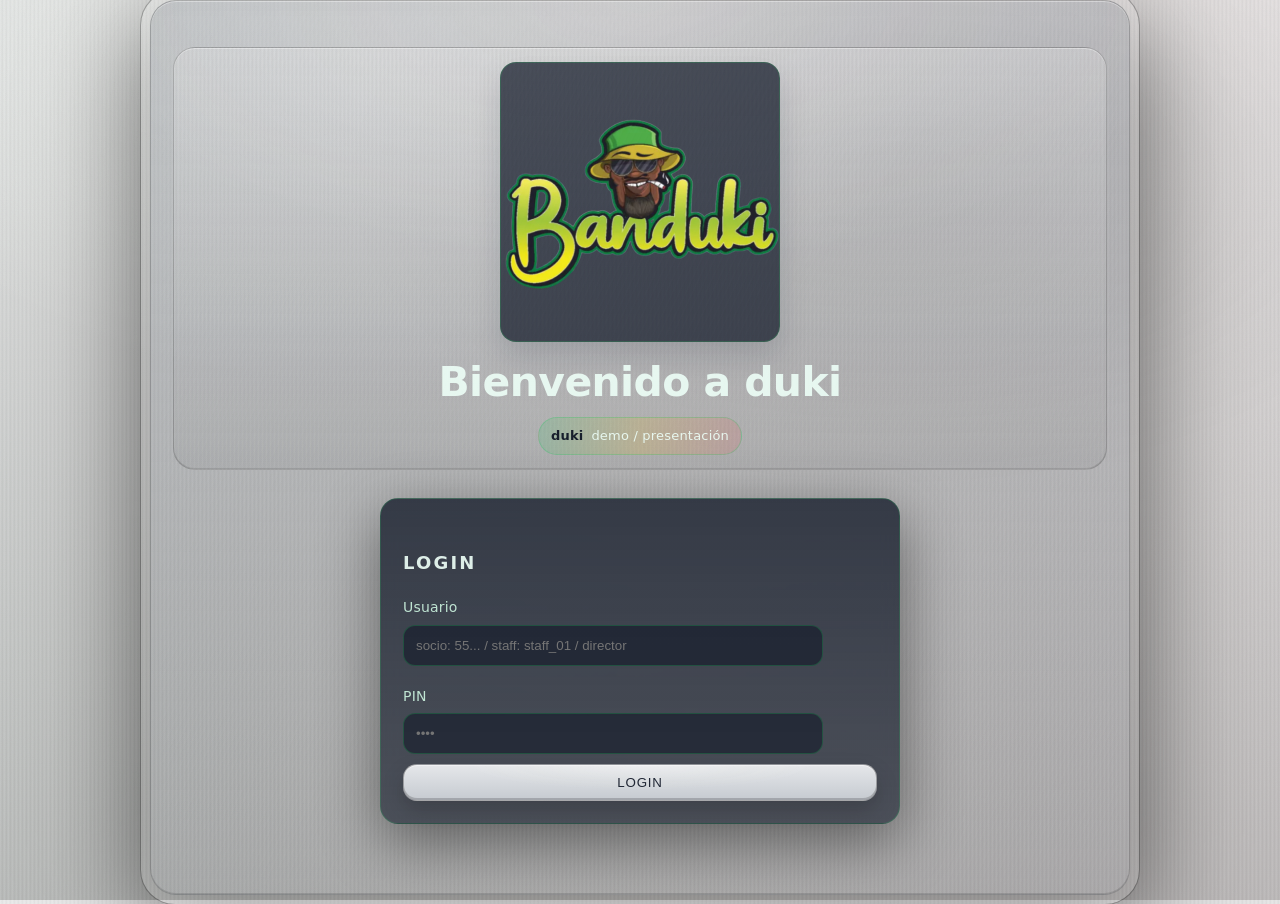
<file: index.html>
<!DOCTYPE html>
<html lang="es">
<head>
  <meta charset="UTF-8" />
  <meta name="viewport" content="width=device-width, initial-scale=1.0" />
  <title>duki</title>
  <meta name="description" content="Duki — demo de presentación (socio, staff y director)." />

  <meta property="og:type" content="website" />
  <meta property="og:title" content="duki" />
  <meta property="og:description" content="Duki — demo de presentación (socio, staff y director)." />
  <meta property="og:image" content="bndk.png" />

  <meta name="twitter:card" content="summary_large_image" />
  <meta name="twitter:title" content="duki" />
  <meta name="twitter:description" content="Duki — demo de presentación (socio, staff y director)." />
  <meta name="twitter:image" content="bndk.png" />

  <link rel="stylesheet" href="brief.css" />
</head>
<body class="calculator">
  <main>
    <header style="text-align: center;">
      <img src="bndk.png" alt="duki" class="logo" style="--logo-size: 280px; margin: 0 auto 18px;" />
      <h1 style="margin-bottom: 12px;">Bienvenido a duki</h1>
      <div class="badge" style="display: inline-flex;"><strong>duki</strong> demo / presentación</div>
    </header>

    <div class="card" style="max-width: 520px; margin: 0 auto;">
      <h2>Login</h2>
      <form id="loginForm" autocomplete="off">
        <label>
          Usuario
          <input id="userInput" name="user" inputmode="text" autocomplete="off" placeholder="socio: 55... / staff: staff_01 / director" />
        </label>
        <label>
          PIN
          <input id="pinInput" name="pin" type="password" inputmode="numeric" autocomplete="off" placeholder="••••" />
        </label>
        <button type="submit" style="width: 100%;">Login</button>
      </form>
      <p id="loginError" style="display:none;"></p>
    </div>
  </main>

  <script>
    const staffUsers = {
      staff_01: { pin: "1111", to: "demo.html" },
      staff_02: { pin: "2222", to: "demo.html" },
    };

    const directorUser = { user: "director", pin: "9999", to: "director.html" };

    function setError(msg) {
      const el = document.querySelector("#loginError");
      if (!msg) {
        el.style.display = "none";
        el.textContent = "";
        return;
      }
      el.style.display = "block";
      el.textContent = msg;
    }

    document.querySelector("#loginForm").addEventListener("submit", (e) => {
      e.preventDefault();
      setError("");

      const user = document.querySelector("#userInput").value.trim();
      const pin = document.querySelector("#pinInput").value.trim();

      if (!user || !pin) {
        setError("Ingresa usuario y PIN.");
        return;
      }

      if (user === directorUser.user && pin === directorUser.pin) {
        window.location.href = directorUser.to;
        return;
      }

      const staff = staffUsers[user];
      if (staff) {
        if (pin !== staff.pin) {
          setError("PIN incorrecto.");
          return;
        }
        window.location.href = staff.to;
        return;
      }

      const isMemberId = /^\d{8,15}$/.test(user);
      if (!isMemberId) {
        setError("Usuario no reconocido. Usa tu número (socio), staff_01/staff_02 o director.");
        return;
      }

      const q = new URLSearchParams({ tap: "1", staff: "mesero_01", station: "station_demo", loc: "sucursal_1" });
      window.location.href = `demo2.html?${q.toString()}`;
    });
  </script>
</body>
</html>
</file>
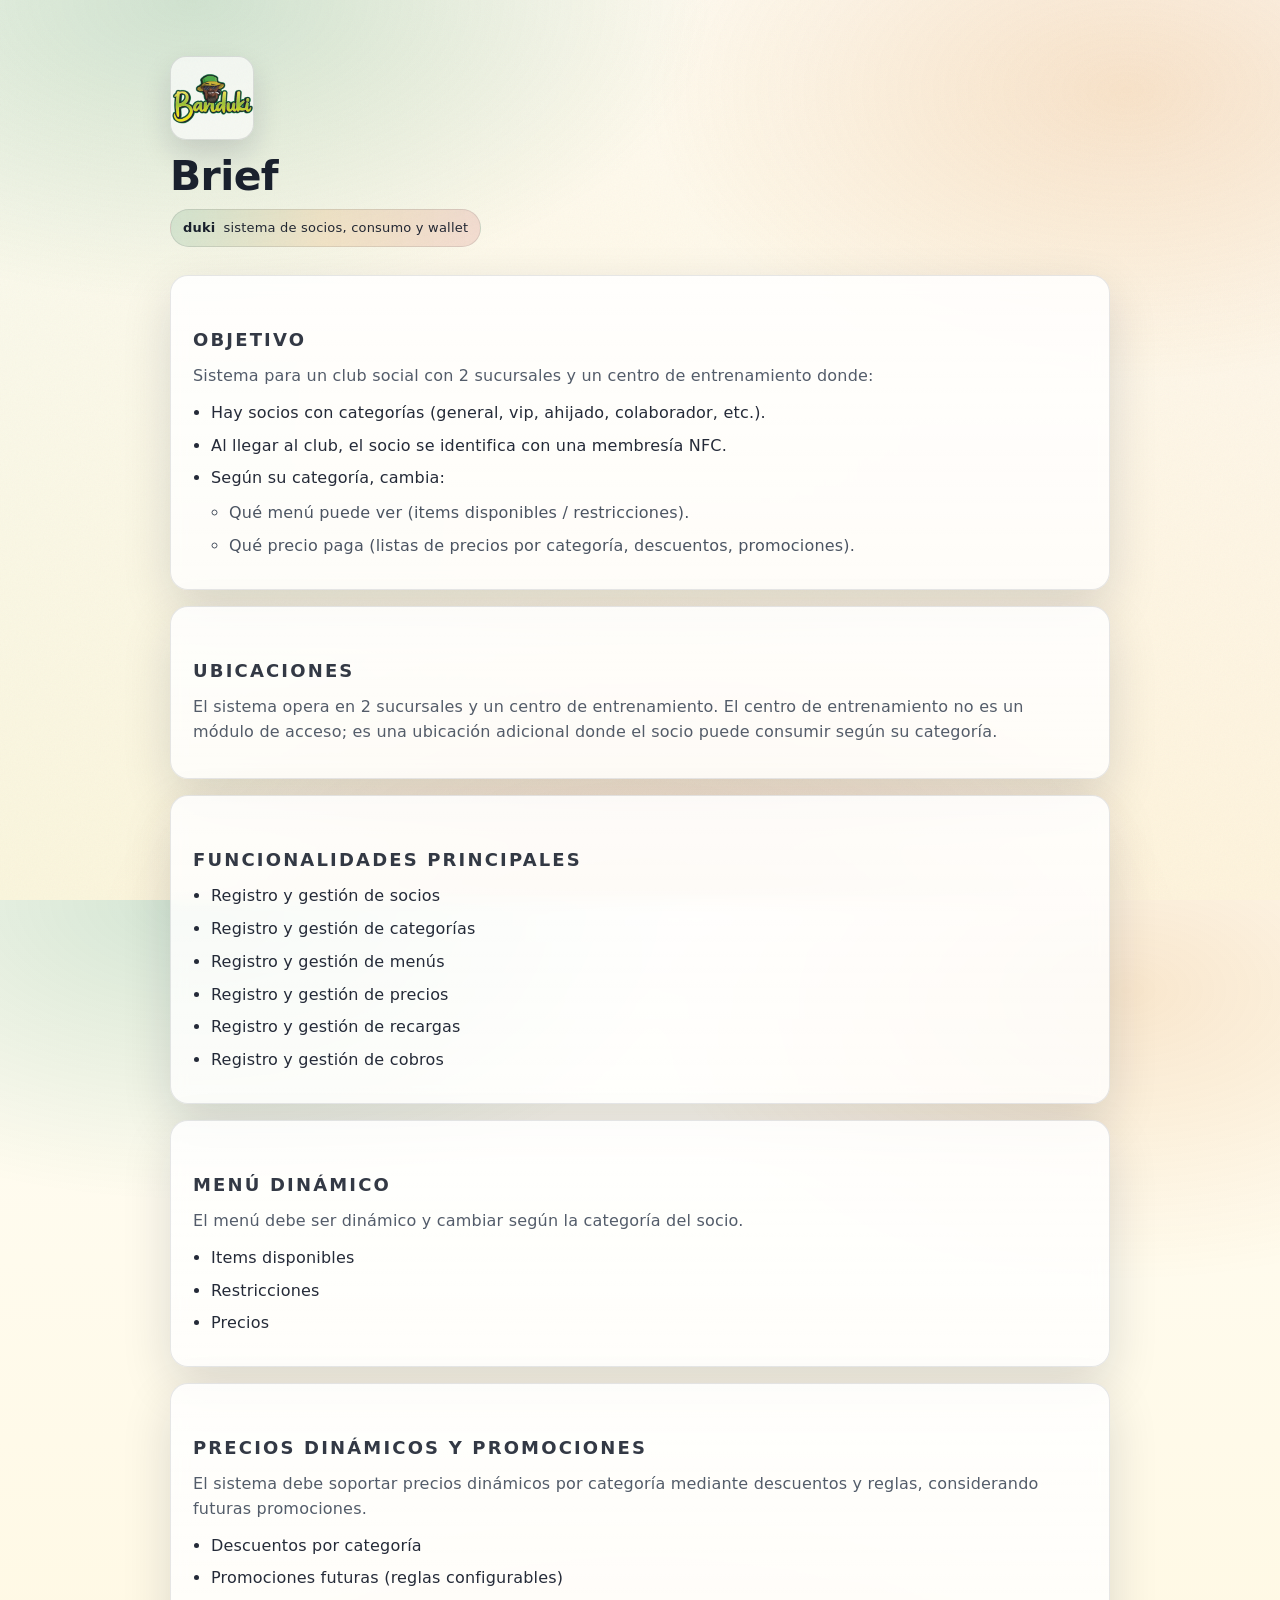
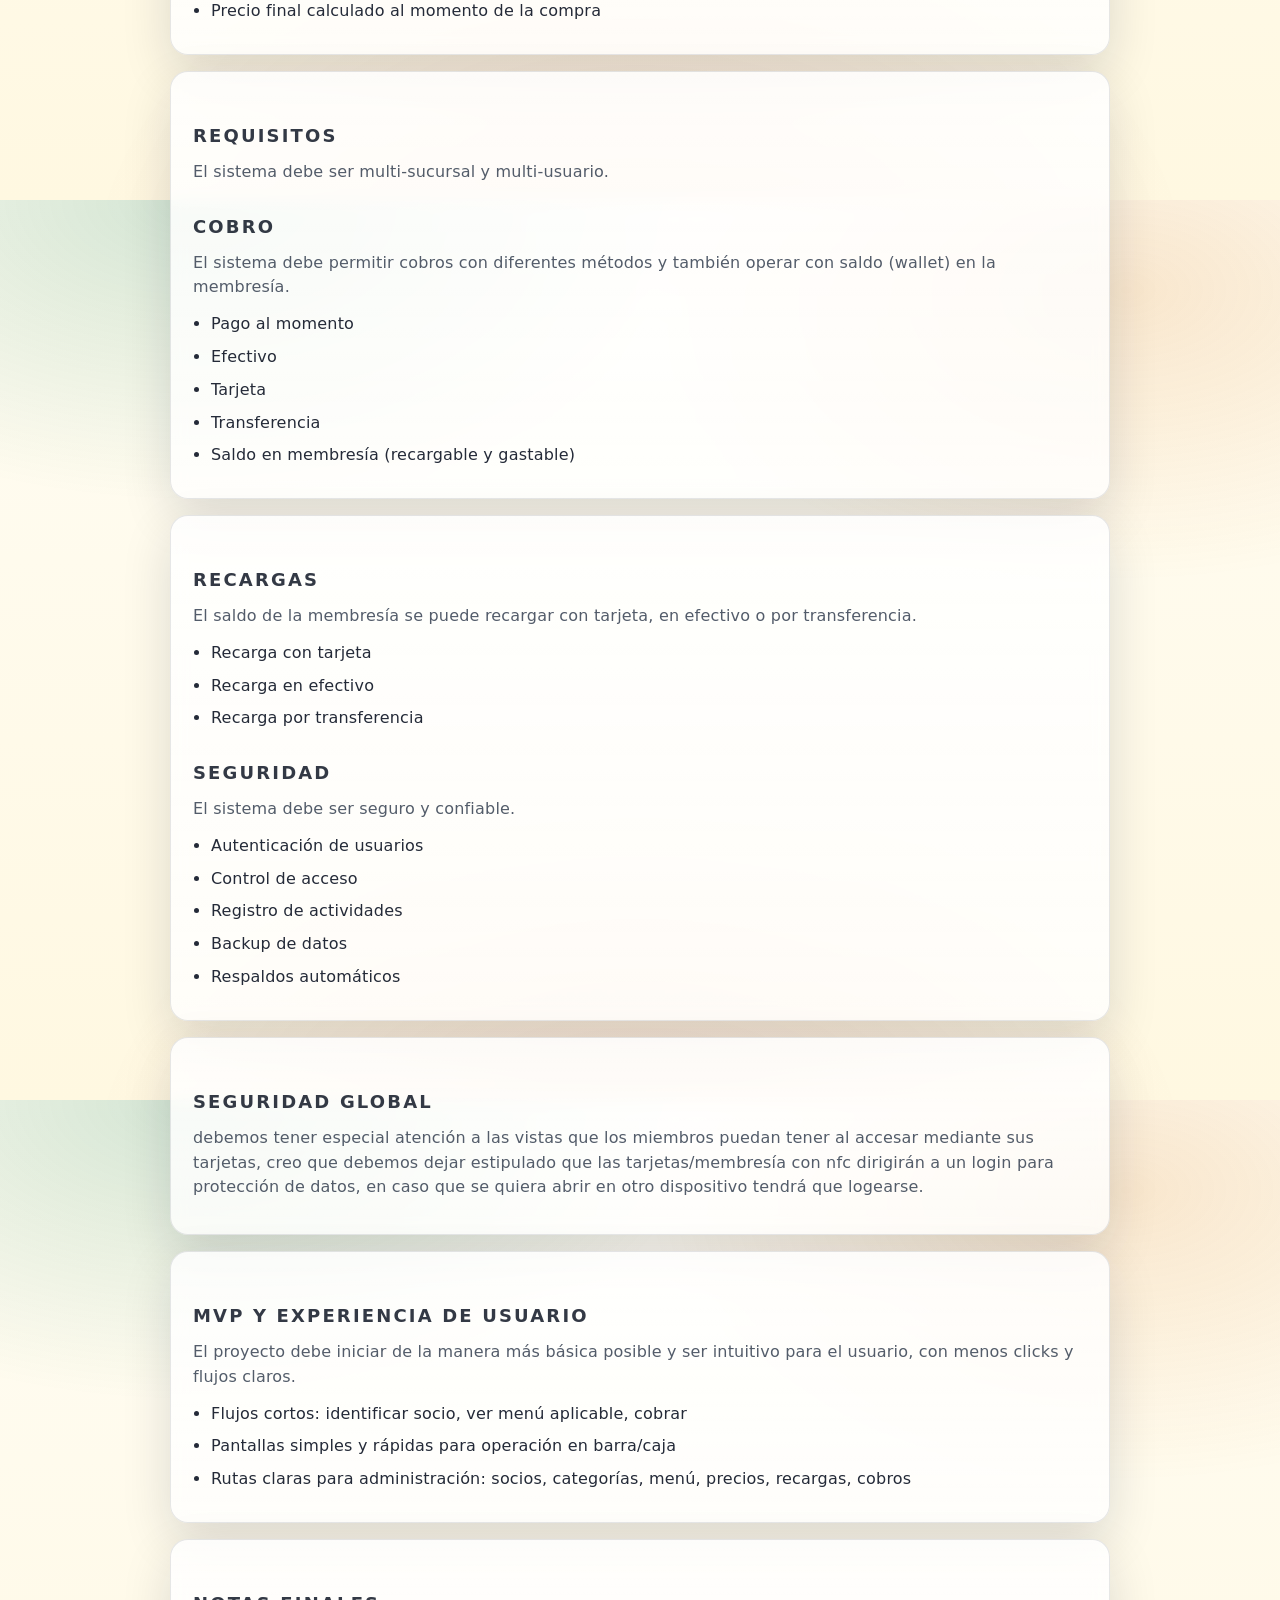
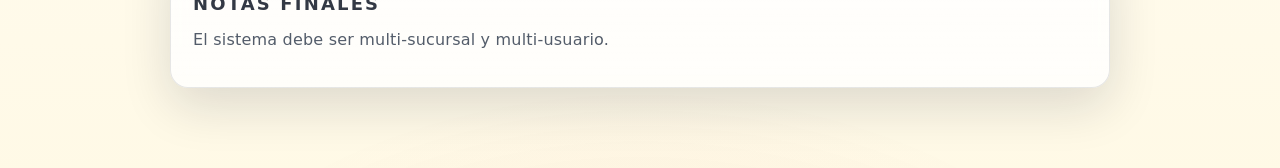
<file: brief.html>
<!DOCTYPE html>
<html lang="es">
<head>
    <meta charset="UTF-8">
    <meta name="viewport" content="width=device-width, initial-scale=1.0">
    <title>Brief</title>
    <link rel="stylesheet" href="brief.css">
</head>
<body>
  

  <main>
   <header>
    <img src="bndk.png" alt="duki" class="logo">
    <h1>Brief</h1>
    <div class="badge"><strong>duki</strong> sistema de socios, consumo y wallet</div>
   </header>

   <div class="card">

   <h2>Objetivo</h2>
   <p>Sistema para un club social con 2 sucursales y un centro de entrenamiento donde:</p>
   <ul>
    <li>Hay socios con categorías (general, vip, ahijado, colaborador, etc.).</li>
    <li>Al llegar al club, el socio se identifica con una membresía NFC.</li>
    <li>Según su categoría, cambia:
        <ul>
            <li>Qué menú puede ver (items disponibles / restricciones).</li>
            <li>Qué precio paga (listas de precios por categoría, descuentos, promociones).</li>
        </ul>
    </li>
    
   </ul>

   </div>

   <div class="card">


   <h2>Ubicaciones</h2>
   <p>El sistema opera en 2 sucursales y un centro de entrenamiento. El centro de entrenamiento no es un módulo de acceso; es una ubicación adicional donde el socio puede consumir según su categoría.</p>

   </div>

   <div class="card">


   <h2>Funcionalidades Principales</h2>
   <ul>
    <li>Registro y gestión de socios</li>
    <li>Registro y gestión de categorías</li>
    <li>Registro y gestión de menús</li>
    <li>Registro y gestión de precios</li>
    <li>Registro y gestión de recargas</li>
    <li>Registro y gestión de cobros</li>
   </ul>

   </div>

   <div class="card">

   <h2>Menú Dinámico</h2>
   <p>El menú debe ser dinámico y cambiar según la categoría del socio.</p>
   <ul>
    <li>Items disponibles</li>
    <li>Restricciones</li>
    <li>Precios</li>

   </ul>

   </div>

   <div class="card">

   <h2>Precios Dinámicos y Promociones</h2>
   <p>El sistema debe soportar precios dinámicos por categoría mediante descuentos y reglas, considerando futuras promociones.</p>
   <ul>
    <li>Descuentos por categoría</li>
    <li>Promociones futuras (reglas configurables)</li>
    <li>Precio final calculado al momento de la compra</li>
   </ul>

   </div>

   <div class="card">


    
   
   <h2>Requisitos</h2>
   <p>El sistema debe ser multi-sucursal y multi-usuario.</p>

   <h2>Cobro</h2>
   <p>El sistema debe permitir cobros con diferentes métodos y también operar con saldo (wallet) en la membresía.</p>
   <ul>
    <li>Pago al momento</li>
    <li>Efectivo</li>
    <li>Tarjeta</li>
    <li>Transferencia</li>
    <li>Saldo en membresía (recargable y gastable)</li>
  


   </ul>

   </div>

   <div class="card">

   <h2>Recargas</h2>
   <p>El saldo de la membresía se puede recargar con tarjeta, en efectivo o por transferencia.</p>
   
   <ul>
    <li>Recarga con tarjeta</li>
    <li>Recarga en efectivo</li>
    <li>Recarga por transferencia</li>
   </ul>
   

   <h2>Seguridad</h2>
   <p>El sistema debe ser seguro y confiable.</p>
   <ul>
    <li>Autenticación de usuarios</li>
    <li>Control de acceso</li>
    <li>Registro de actividades</li>
    <li>Backup de datos</li>
    <li>Respaldos automáticos</li>

   </ul>

   </div>

   <div class="card">

   <h2>Seguridad Global</h2>
   <p>debemos tener especial atención a las vistas que los miembros puedan tener al accesar mediante sus tarjetas, creo que debemos dejar estipulado que las tarjetas/membresía con nfc dirigirán a un login para protección de datos, en caso que se quiera abrir en otro dispositivo tendrá que logearse.</p>

   </div>

   <div class="card">

   <h2>MVP y Experiencia de Usuario</h2>
   <p>El proyecto debe iniciar de la manera más básica posible y ser intuitivo para el usuario, con menos clicks y flujos claros.</p>
   <ul>
    <li>Flujos cortos: identificar socio, ver menú aplicable, cobrar</li>
    <li>Pantallas simples y rápidas para operación en barra/caja</li>
    <li>Rutas claras para administración: socios, categorías, menú, precios, recargas, cobros</li>
   </ul>

   </div>

   <div class="card">

   <h2>Notas Finales</h2>
   <p>El sistema debe ser multi-sucursal y multi-usuario.</p>
    

   </div>

  </main>

</body>
</html>
</file>
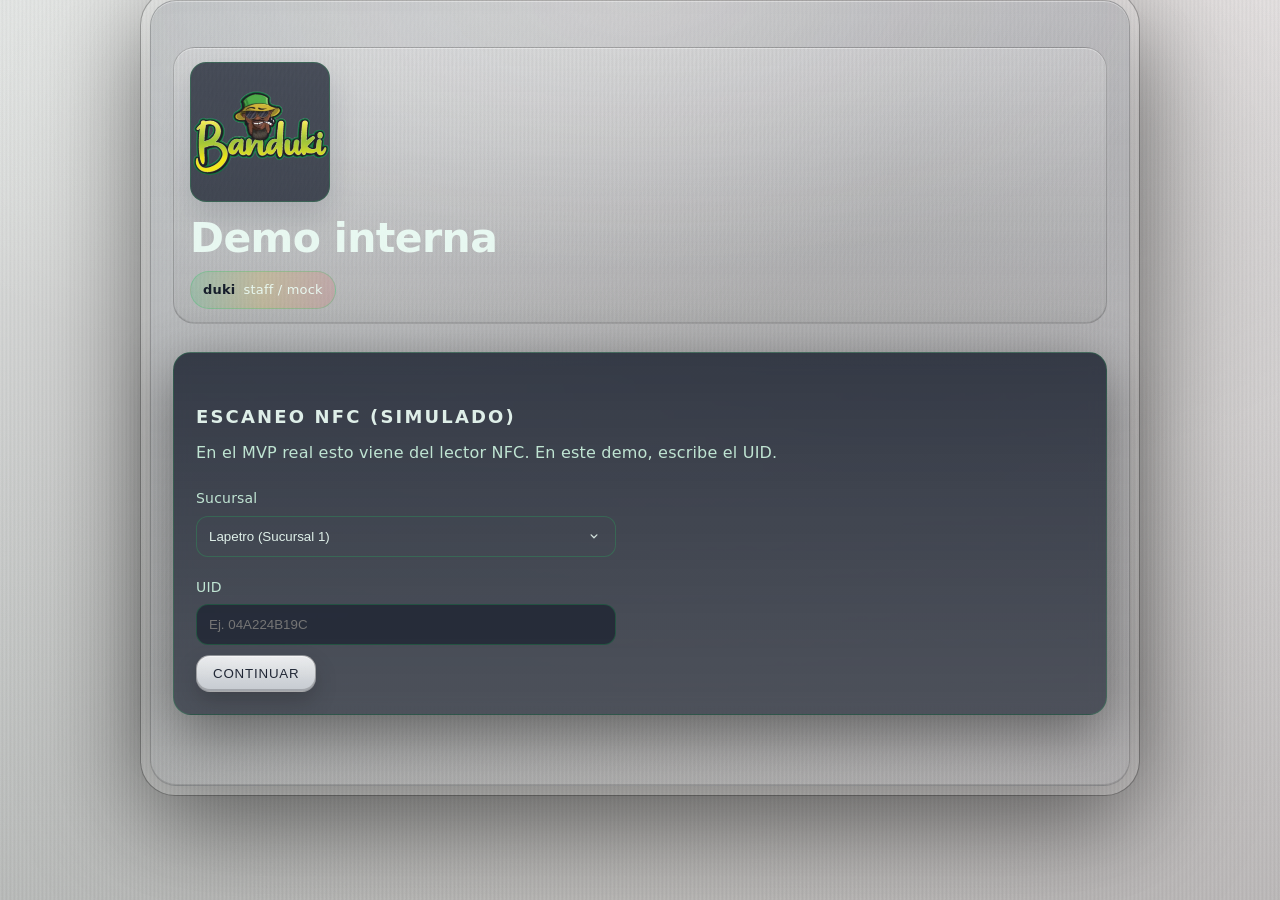
<file: demo.html>
<!DOCTYPE html>
<html lang="es">
<head>
  <meta charset="UTF-8" />
  <meta name="viewport" content="width=device-width, initial-scale=1.0" />
  <title>duki demo</title>
  <link rel="stylesheet" href="brief.css" />
</head>
<body class="calculator">
  <main>
    <header>
      <img src="bndk.png" alt="duki" class="logo" />
      <h1>Demo interna</h1>
      <div class="badge"><strong>duki</strong> staff / mock</div>
    </header>

    <div class="card" id="scanCard">
      <h2>Escaneo NFC (simulado)</h2>
      <p>En el MVP real esto viene del lector NFC. En este demo, escribe el UID.</p>
      <form id="scanForm">
        <label>
          Sucursal
          <select id="locationSelect" name="location">
            <option value="lapetro" selected>Lapetro (Sucursal 1)</option>
            <option value="atasta">Atasta (Sucursal 2)</option>
          </select>
        </label>
        <label>
          UID
          <input id="uidInput" name="uid" autocomplete="off" placeholder="Ej. 04A224B19C" />
        </label>
        <button type="submit">Continuar</button>
      </form>
    </div>

    <div class="card" id="loginCard" hidden>
      <h2>Login del socio</h2>
      <p id="loginHint">Ingresa el PIN del socio para ver su portal.</p>
      <form id="loginForm">
        <label>
          PIN
          <input id="pinInput" name="pin" type="password" inputmode="numeric" autocomplete="off" placeholder="••••" />
        </label>
        <button type="submit">Ingresar</button>
      </form>
      <p id="loginError" style="display:none;"></p>
    </div>

    <div class="card" id="memberCard" hidden>
      <h2>Vista del socio</h2>
      <p id="memberMeta"></p>
      <hr />
      <h2>Menú aplicable</h2>
      <div id="menu"></div>
      <hr />
      <h2>Acciones (demo)</h2>
      <form id="topupForm">
        <label>
          Recarga (MXN)
          <input id="topupAmount" inputmode="decimal" autocomplete="off" placeholder="200" />
        </label>
        <button type="submit">Aplicar recarga</button>
      </form>
      <p id="topupMsg" style="display:none;"></p>
    </div>

  </main>

  <script src="demo.js"></script>
</body>
</html>
</file>
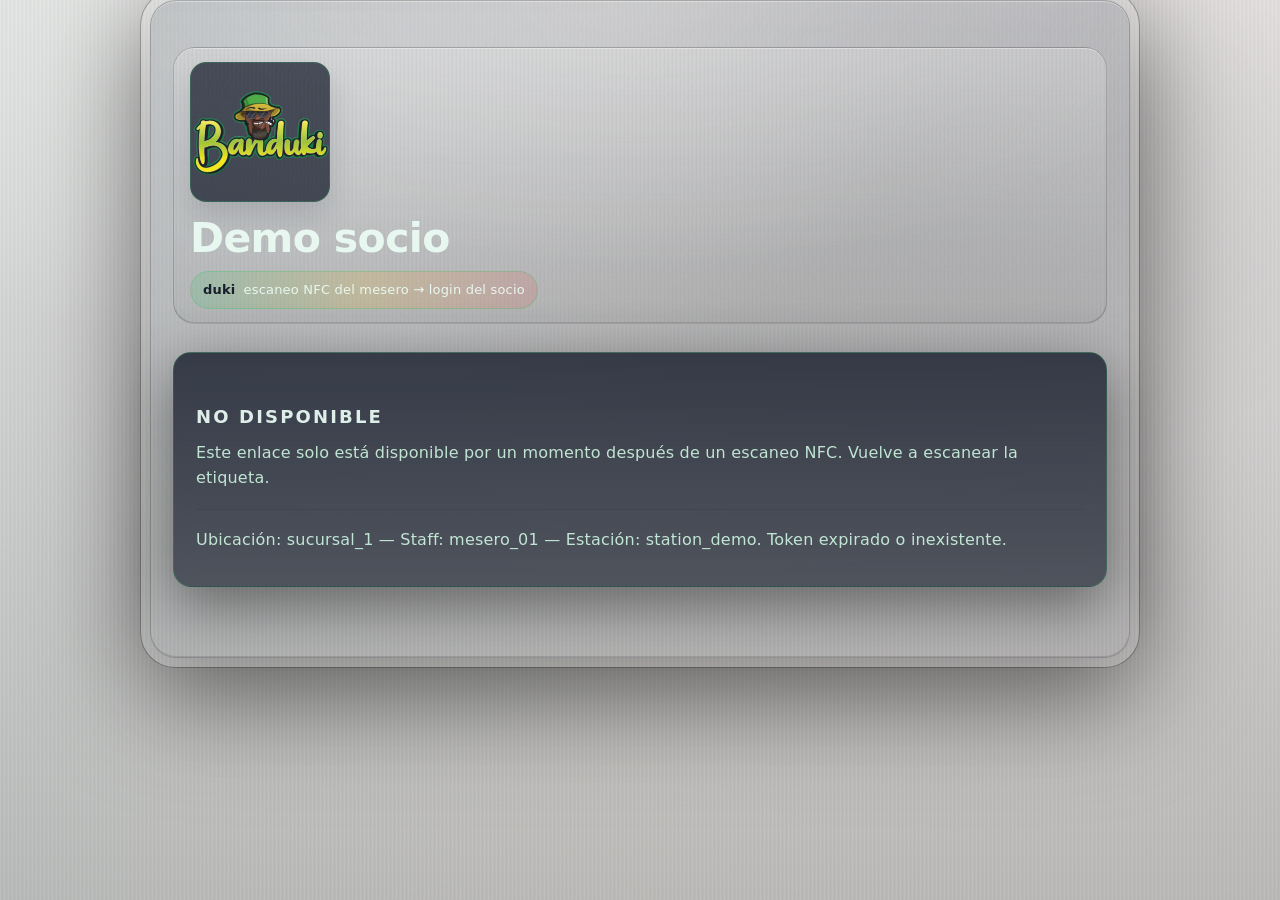
<file: demo2.html>
<!DOCTYPE html>
<html lang="es">
<head>
  <meta charset="UTF-8" />
  <meta name="viewport" content="width=device-width, initial-scale=1.0" />
  <title>duki demo2</title>
  <link rel="stylesheet" href="brief.css" />
</head>
<body class="calculator">
  <main>
    <header>
      <img src="bndk.png" alt="duki" class="logo" />
      <h1>Demo socio</h1>
      <div class="badge"><strong>duki</strong> escaneo NFC del mesero → login del socio</div>
    </header>

    <div class="card" id="notAvailable" hidden>
      <h2>No disponible</h2>
      <p>
        Este enlace solo está disponible por un momento después de un escaneo NFC.
        Vuelve a escanear la etiqueta.
      </p>
      <hr />
      <p id="naDetails"></p>
    </div>

    <div class="card" id="stationCard" hidden>
      <h2>Contexto</h2>
      <p id="stationMeta"></p>
      <p>
        Escanea la etiqueta del mesero para abrir este portal. Luego el socio inicia sesión
        con sus credenciales.
      </p>
    </div>

    <div class="card" id="loginCard" hidden>
      <h2>Login del socio</h2>
      <p>Ingresa tu teléfono (o número de socio) y tu PIN.</p>
      <form id="loginForm">
        <label>
          Teléfono / Número de socio
          <input id="idInput" name="id" autocomplete="off" placeholder="Ej. 5512345678" />
        </label>
        <label>
          PIN
          <input id="pinInput" name="pin" type="password" inputmode="numeric" autocomplete="off" placeholder="••••" />
        </label>
        <button type="submit">Ingresar</button>
      </form>
      <p id="loginError" style="display:none;"></p>
    </div>

    <div class="card" id="memberCard" hidden>
      <h2>Vista del socio</h2>
      <p id="memberMeta"></p>
      <p id="memberBalance" class="led"></p>
      <p>Pagos, recargas y cobros se realizan directamente con el staff.</p>
      <hr />
      <h2>Menú aplicable</h2>
      <div id="menu"></div>
      <hr />
      <button id="logoutBtn" type="button">Cerrar sesión</button>
    </div>

  </main>

  <script src="demo2.js"></script>
</body>
</html>
</file>
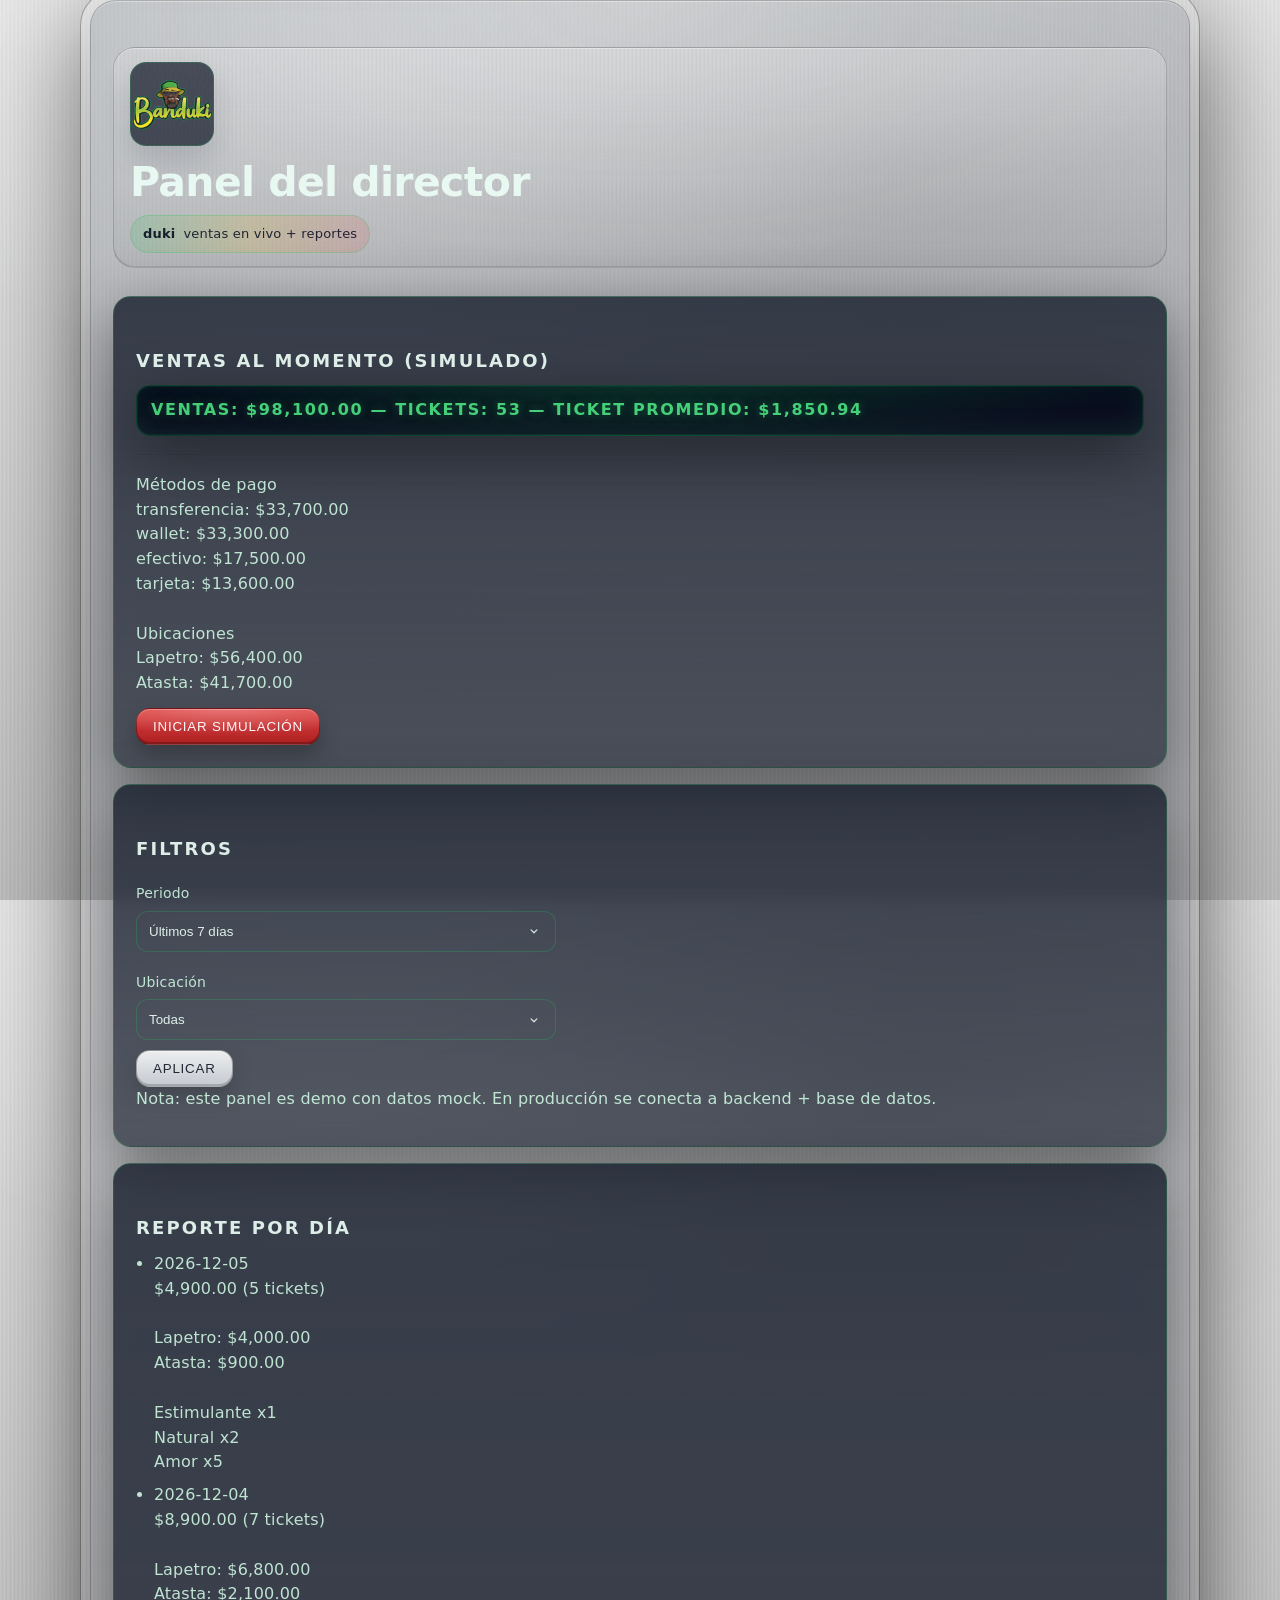
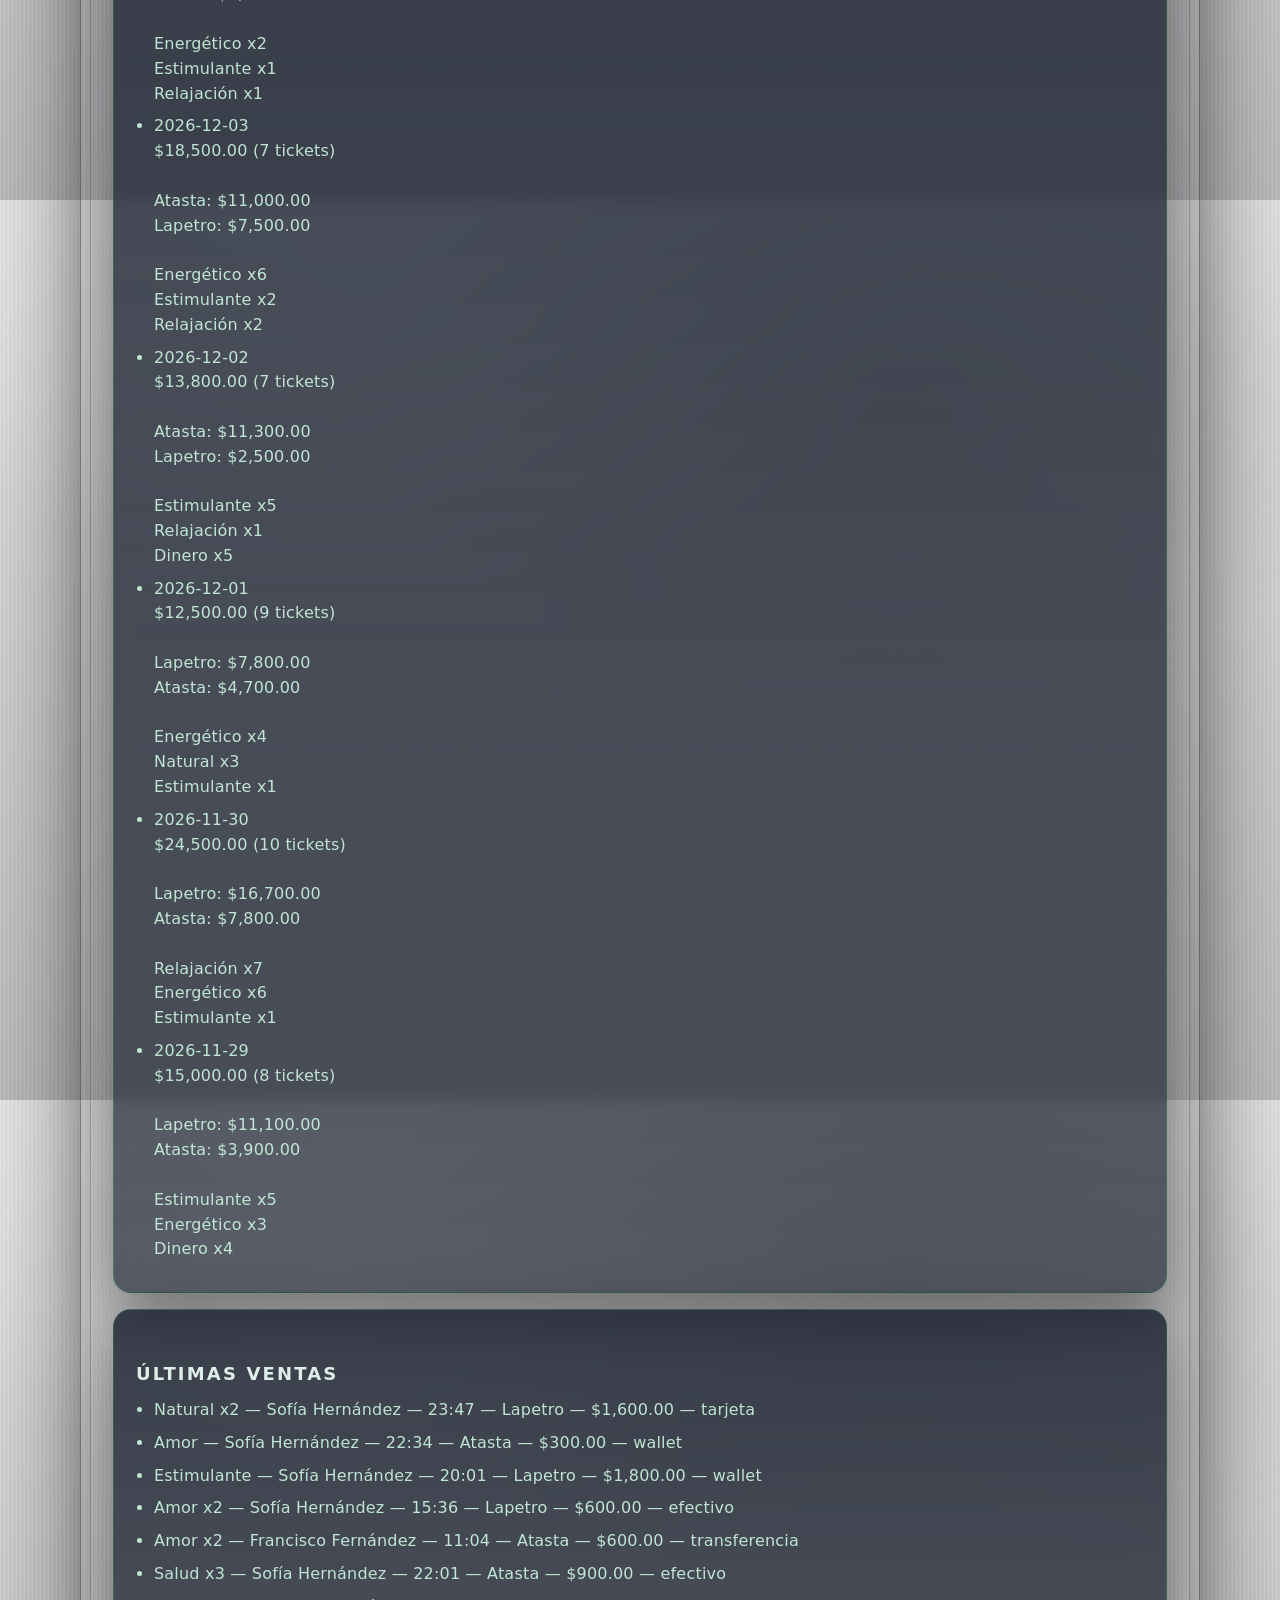
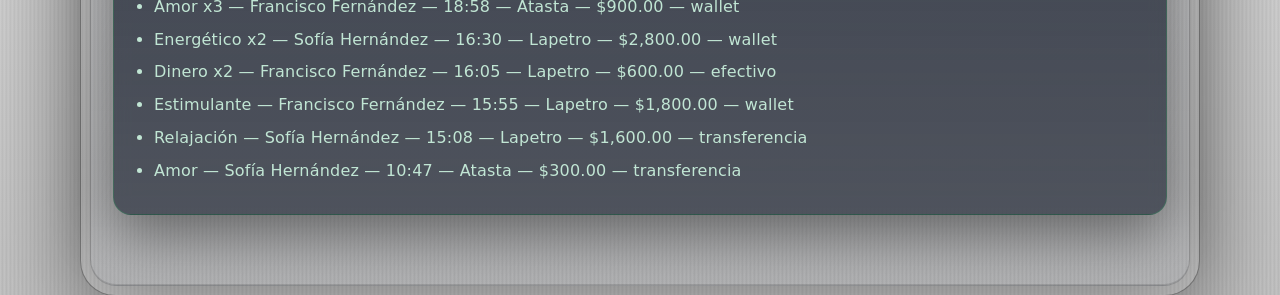
<file: director.html>
<!DOCTYPE html>
<html lang="es">
<head>
  <meta charset="UTF-8" />
  <meta name="viewport" content="width=device-width, initial-scale=1.0" />
  <title>duki — Panel del director</title>
  <link rel="stylesheet" href="brief.css" />
</head>
<body class="dashboard">
  <main>
    <header>
      <img src="bndk.png" alt="duki" class="logo" />
      <h1>Panel del director</h1>
      <div class="badge"><strong>duki</strong> ventas en vivo + reportes</div>
    </header>

    <div class="card" id="kpiCard">
      <h2>Ventas al momento (simulado)</h2>
      <p id="kpis" class="led"></p>
      <hr />
      <p id="breakdown"></p>
      <button id="toggleLiveBtn" type="button">Iniciar simulación</button>
    </div>

    <div class="card">
      <h2>Filtros</h2>
      <form id="filtersForm">
        <label>
          Periodo
          <select id="rangeSelect">
            <option value="today">Hoy</option>
            <option value="week" selected>Últimos 7 días</option>
            <option value="month">Últimos 30 días</option>
          </select>
        </label>
        <label>
          Ubicación
          <select id="locationSelect">
            <option value="all" selected>Todas</option>
            <option value="sucursal_1">Lapetro</option>
            <option value="sucursal_2">Atasta</option>
            <option value="entretenimiento">Entretenimiento</option>
          </select>
        </label>
        <button type="submit">Aplicar</button>
      </form>
      <p>Nota: este panel es demo con datos mock. En producción se conecta a backend + base de datos.</p>
    </div>

    <div class="card">
      <h2>Reporte por día</h2>
      <div id="dailyReport"></div>
    </div>

    <div class="card">
      <h2>Últimas ventas</h2>
      <div id="liveFeed"></div>
    </div>

  </main>

  <script src="director.js"></script>
</body>
</html>
</file>
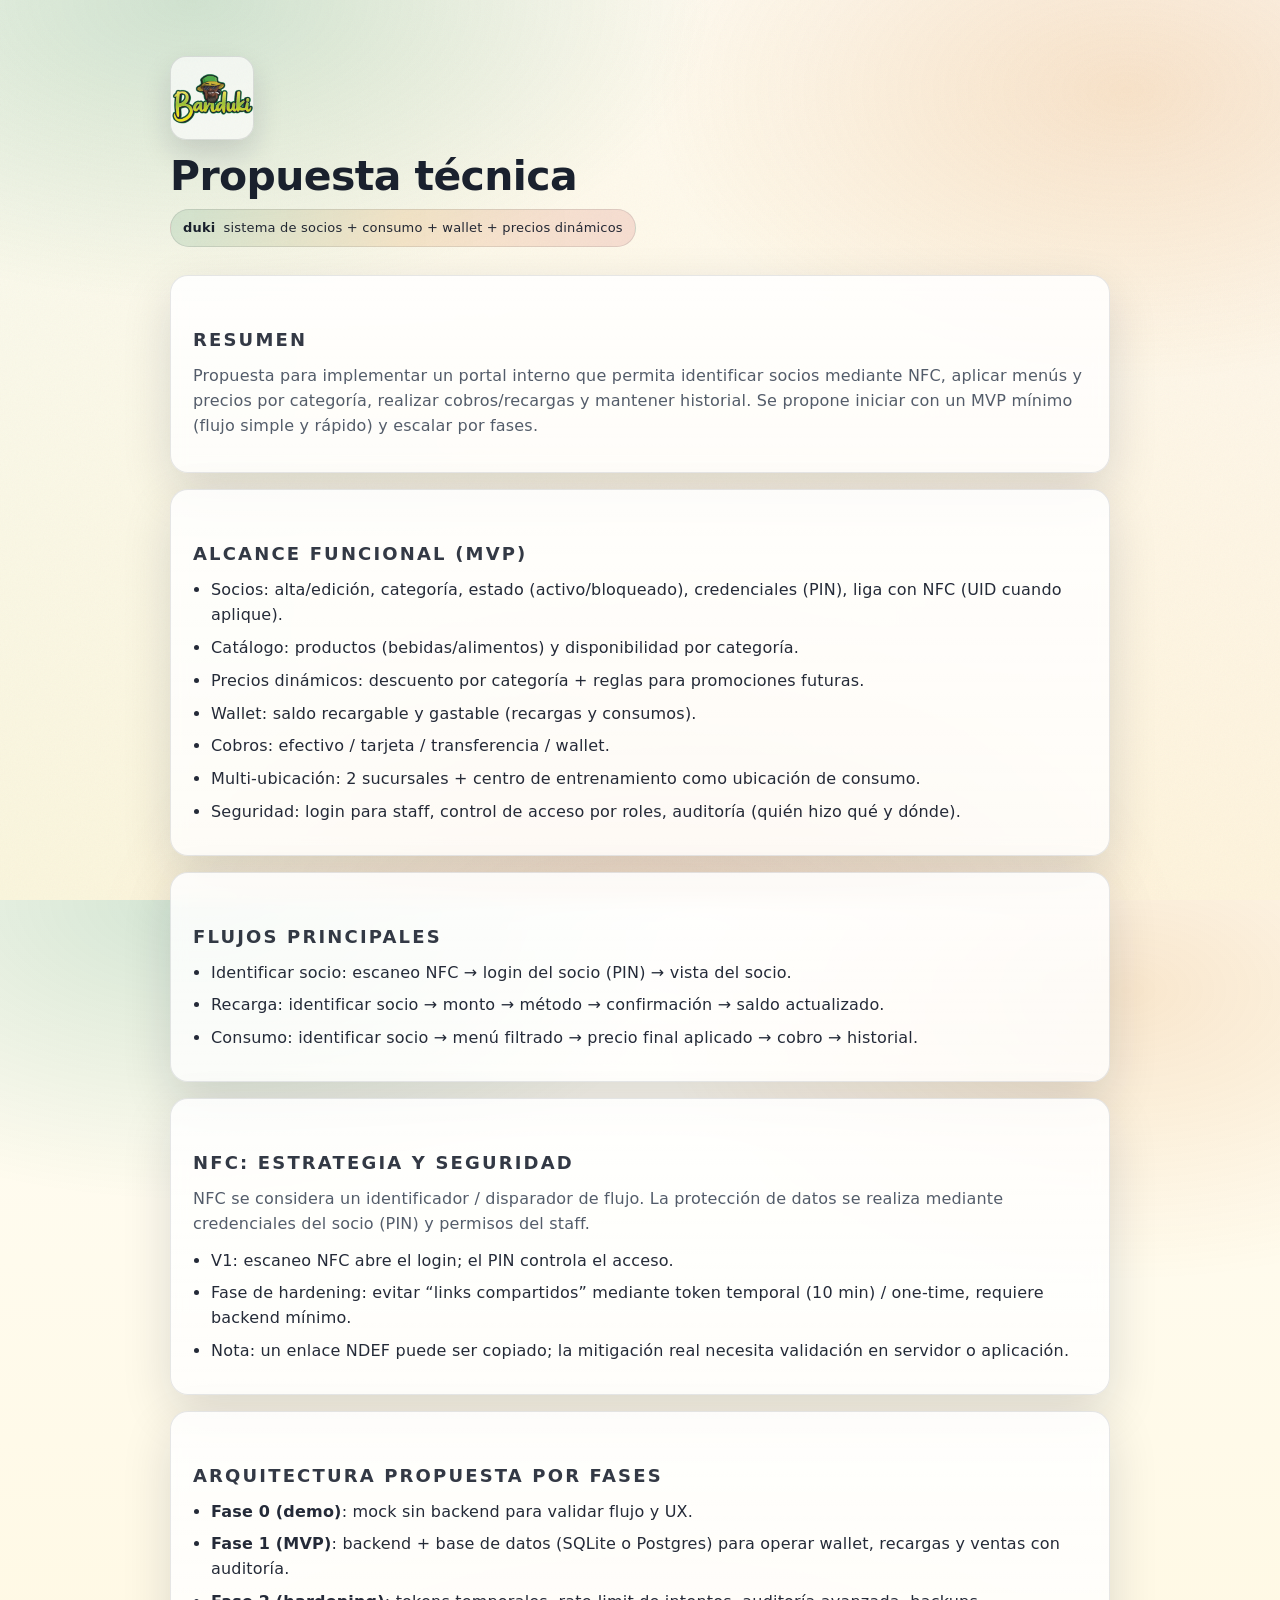
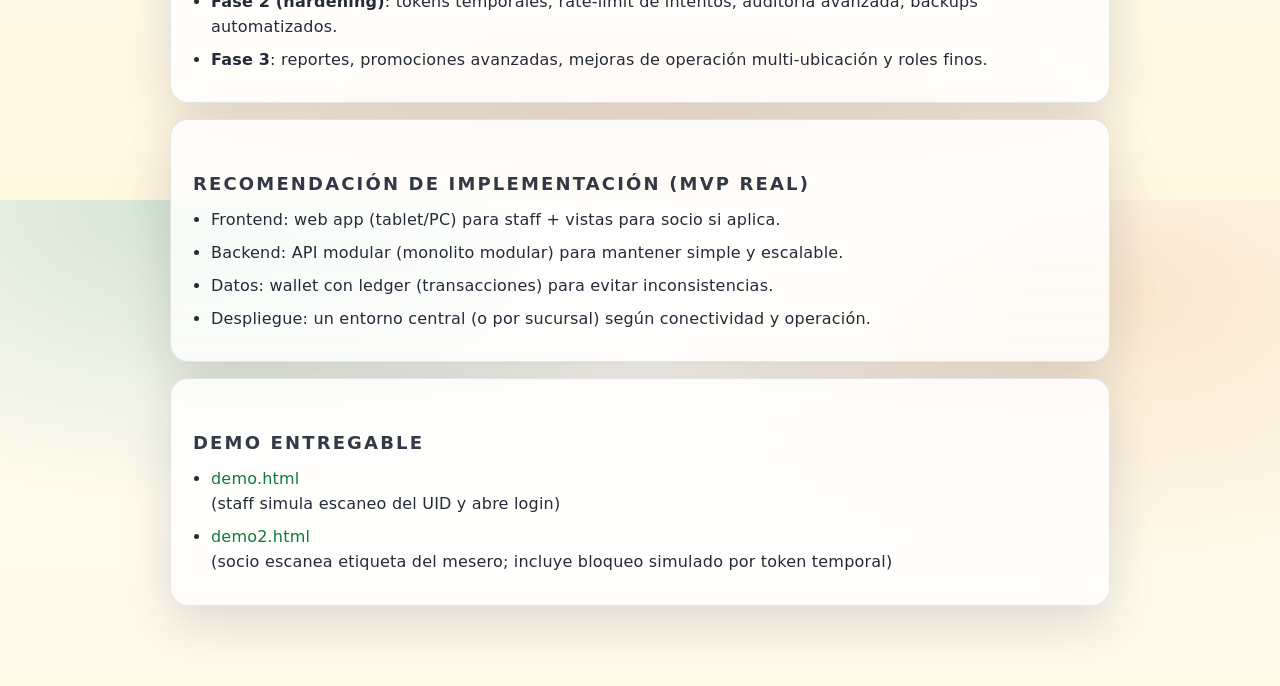
<file: propuesta.html>
<!DOCTYPE html>
<html lang="es">
<head>
  <meta charset="UTF-8" />
  <meta name="viewport" content="width=device-width, initial-scale=1.0" />
  <title>Propuesta - duki</title>
  <link rel="stylesheet" href="brief.css" />
</head>
<body>
  <main>
    <header>
      <img src="bndk.png" alt="duki" class="logo" />
      <h1>Propuesta técnica</h1>
      <div class="badge"><strong>duki</strong> sistema de socios + consumo + wallet + precios dinámicos</div>
    </header>

    <div class="card">
      <h2>Resumen</h2>
      <p>
        Propuesta para implementar un portal interno que permita identificar socios mediante NFC,
        aplicar menús y precios por categoría, realizar cobros/recargas y mantener historial.
        Se propone iniciar con un MVP mínimo (flujo simple y rápido) y escalar por fases.
      </p>
    </div>

    <div class="card">
      <h2>Alcance funcional (MVP)</h2>
      <ul>
        <li>Socios: alta/edición, categoría, estado (activo/bloqueado), credenciales (PIN), liga con NFC (UID cuando aplique).</li>
        <li>Catálogo: productos (bebidas/alimentos) y disponibilidad por categoría.</li>
        <li>Precios dinámicos: descuento por categoría + reglas para promociones futuras.</li>
        <li>Wallet: saldo recargable y gastable (recargas y consumos).</li>
        <li>Cobros: efectivo / tarjeta / transferencia / wallet.</li>
        <li>Multi-ubicación: 2 sucursales + centro de entrenamiento como ubicación de consumo.</li>
        <li>Seguridad: login para staff, control de acceso por roles, auditoría (quién hizo qué y dónde).</li>
      </ul>
    </div>

    <div class="card">
      <h2>Flujos principales</h2>
      <ul>
        <li>Identificar socio: escaneo NFC → login del socio (PIN) → vista del socio.</li>
        <li>Recarga: identificar socio → monto → método → confirmación → saldo actualizado.</li>
        <li>Consumo: identificar socio → menú filtrado → precio final aplicado → cobro → historial.</li>
      </ul>
    </div>

    <div class="card">
      <h2>NFC: estrategia y seguridad</h2>
      <p>
        NFC se considera un identificador / disparador de flujo. La protección de datos se realiza
        mediante credenciales del socio (PIN) y permisos del staff.
      </p>
      <ul>
        <li>V1: escaneo NFC abre el login; el PIN controla el acceso.</li>
        <li>Fase de hardening: evitar “links compartidos” mediante token temporal (10 min) / one-time, requiere backend mínimo.</li>
        <li>Nota: un enlace NDEF puede ser copiado; la mitigación real necesita validación en servidor o aplicación.</li>
      </ul>
    </div>

    <div class="card">
      <h2>Arquitectura propuesta por fases</h2>
      <ul>
        <li><strong>Fase 0 (demo)</strong>: mock sin backend para validar flujo y UX.</li>
        <li><strong>Fase 1 (MVP)</strong>: backend + base de datos (SQLite o Postgres) para operar wallet, recargas y ventas con auditoría.</li>
        <li><strong>Fase 2 (hardening)</strong>: tokens temporales, rate-limit de intentos, auditoría avanzada, backups automatizados.</li>
        <li><strong>Fase 3</strong>: reportes, promociones avanzadas, mejoras de operación multi-ubicación y roles finos.</li>
      </ul>
    </div>

    <div class="card">
      <h2>Recomendación de implementación (MVP real)</h2>
      <ul>
        <li>Frontend: web app (tablet/PC) para staff + vistas para socio si aplica.</li>
        <li>Backend: API modular (monolito modular) para mantener simple y escalable.</li>
        <li>Datos: wallet con ledger (transacciones) para evitar inconsistencias.</li>
        <li>Despliegue: un entorno central (o por sucursal) según conectividad y operación.</li>
      </ul>
    </div>

    <div class="card">
      <h2>Demo entregable</h2>
      <ul>
        <li><a href="demo.html">demo.html</a> (staff simula escaneo del UID y abre login)</li>
        <li><a href="demo2.html">demo2.html</a> (socio escanea etiqueta del mesero; incluye bloqueo simulado por token temporal)</li>
      </ul>
    </div>

  </main>
</body>
</html>
</file>
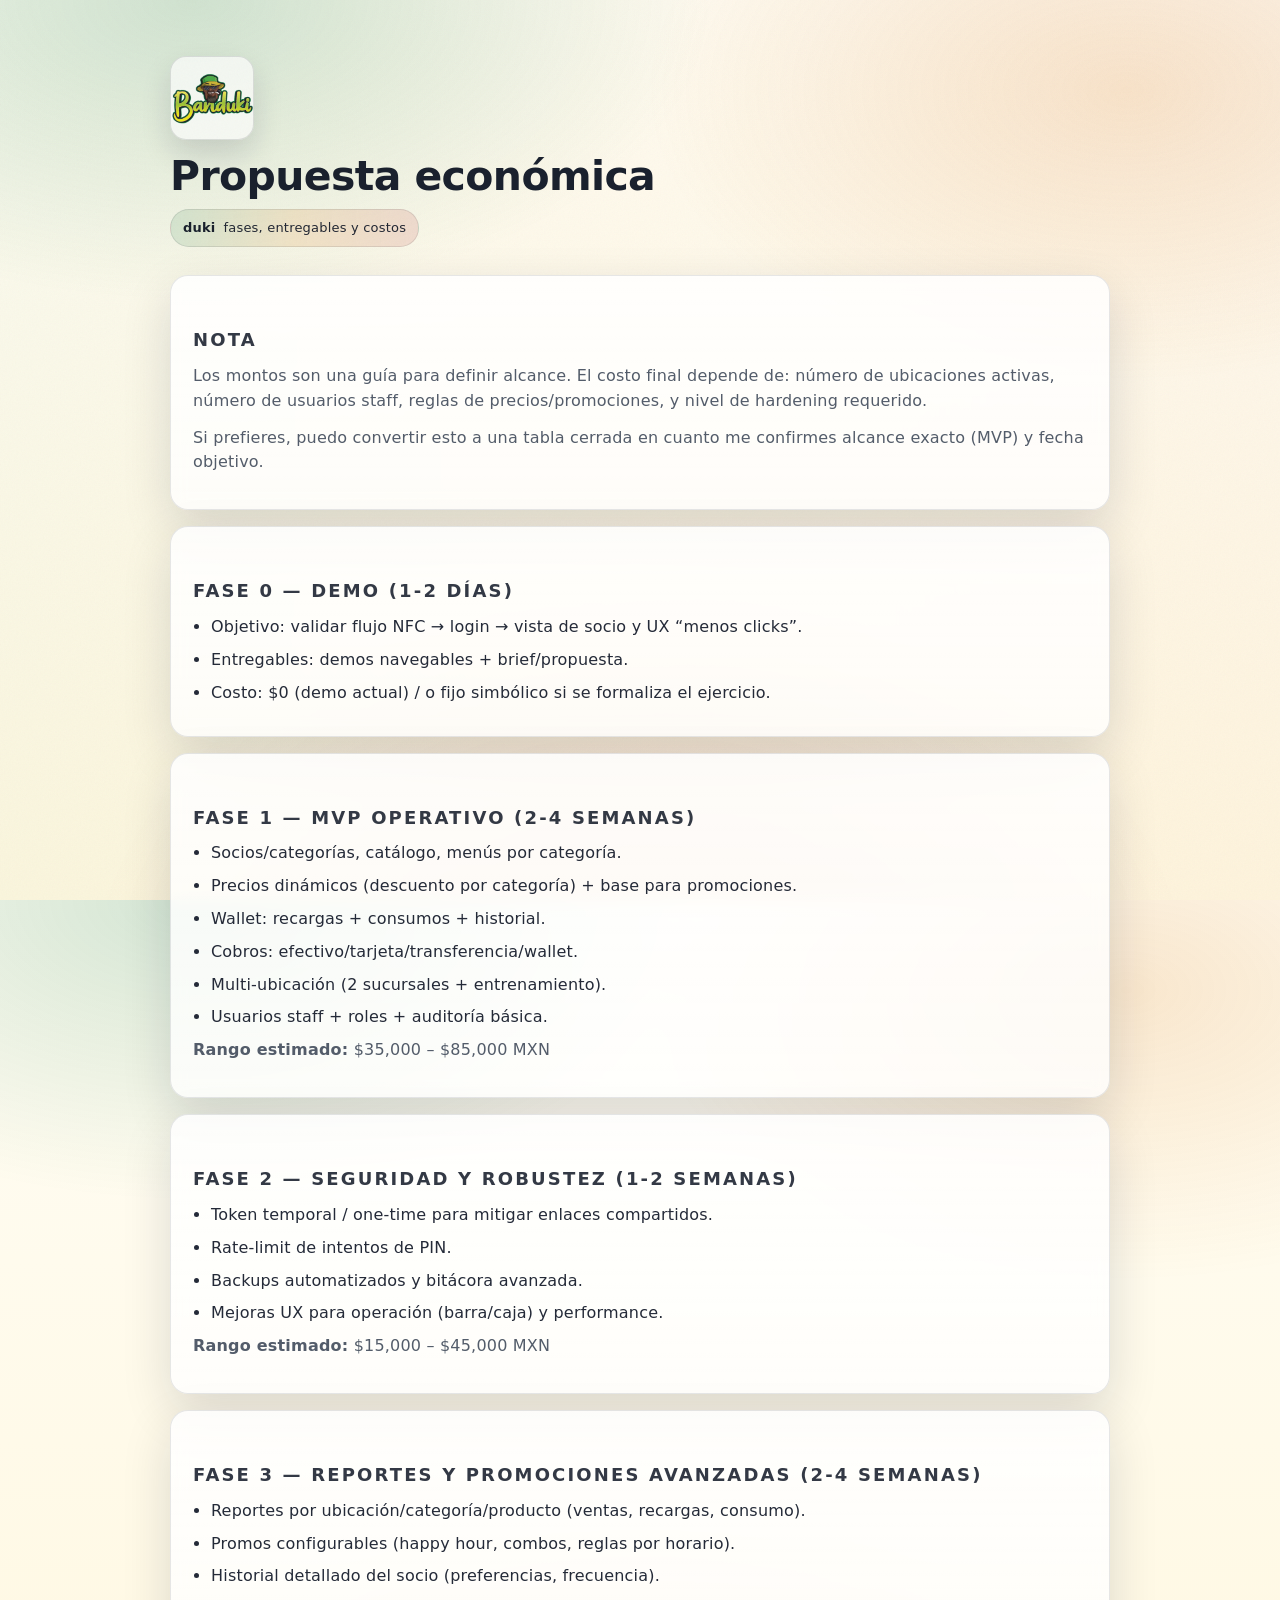
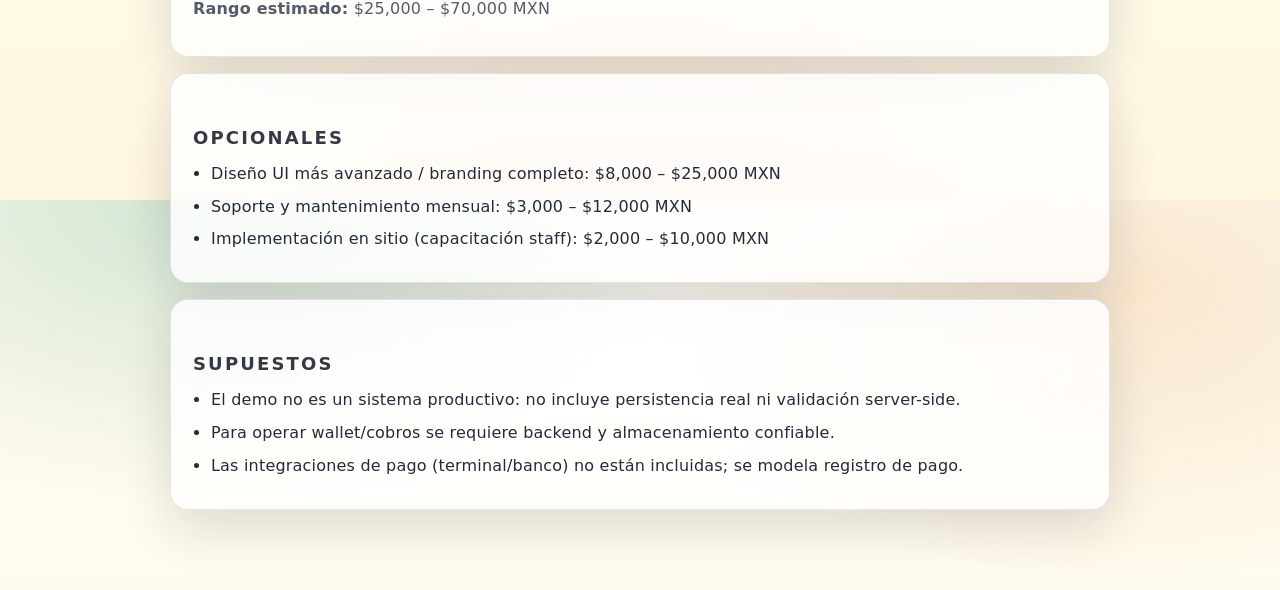
<file: propuestaeco.html>
<!DOCTYPE html>
<html lang="es">
<head>
  <meta charset="UTF-8" />
  <meta name="viewport" content="width=device-width, initial-scale=1.0" />
  <title>Propuesta Económica - duki</title>
  <link rel="stylesheet" href="brief.css" />
</head>
<body>
  <main>
    <header>
      <img src="bndk.png" alt="duki" class="logo" />
      <h1>Propuesta económica</h1>
      <div class="badge"><strong>duki</strong> fases, entregables y costos</div>
    </header>

    <div class="card">
      <h2>Nota</h2>
      <p>
        Los montos son una guía para definir alcance. El costo final depende de: número de ubicaciones activas,
        número de usuarios staff, reglas de precios/promociones, y nivel de hardening requerido.
      </p>
      <p>
        Si prefieres, puedo convertir esto a una tabla cerrada en cuanto me confirmes alcance exacto (MVP) y fecha objetivo.
      </p>
    </div>

    <div class="card">
      <h2>Fase 0 — Demo (1-2 días)</h2>
      <ul>
        <li>Objetivo: validar flujo NFC → login → vista de socio y UX “menos clicks”.</li>
        <li>Entregables: demos navegables + brief/propuesta.</li>
        <li>Costo: $0 (demo actual) / o fijo simbólico si se formaliza el ejercicio.</li>
      </ul>
    </div>

    <div class="card">
      <h2>Fase 1 — MVP operativo (2-4 semanas)</h2>
      <ul>
        <li>Socios/categorías, catálogo, menús por categoría.</li>
        <li>Precios dinámicos (descuento por categoría) + base para promociones.</li>
        <li>Wallet: recargas + consumos + historial.</li>
        <li>Cobros: efectivo/tarjeta/transferencia/wallet.</li>
        <li>Multi-ubicación (2 sucursales + entrenamiento).</li>
        <li>Usuarios staff + roles + auditoría básica.</li>
      </ul>
      <p><strong>Rango estimado:</strong> $35,000 – $85,000 MXN</p>
    </div>

    <div class="card">
      <h2>Fase 2 — Seguridad y robustez (1-2 semanas)</h2>
      <ul>
        <li>Token temporal / one-time para mitigar enlaces compartidos.</li>
        <li>Rate-limit de intentos de PIN.</li>
        <li>Backups automatizados y bitácora avanzada.</li>
        <li>Mejoras UX para operación (barra/caja) y performance.</li>
      </ul>
      <p><strong>Rango estimado:</strong> $15,000 – $45,000 MXN</p>
    </div>

    <div class="card">
      <h2>Fase 3 — Reportes y promociones avanzadas (2-4 semanas)</h2>
      <ul>
        <li>Reportes por ubicación/categoría/producto (ventas, recargas, consumo).</li>
        <li>Promos configurables (happy hour, combos, reglas por horario).</li>
        <li>Historial detallado del socio (preferencias, frecuencia).</li>
      </ul>
      <p><strong>Rango estimado:</strong> $25,000 – $70,000 MXN</p>
    </div>

    <div class="card">
      <h2>Opcionales</h2>
      <ul>
        <li>Diseño UI más avanzado / branding completo: $8,000 – $25,000 MXN</li>
        <li>Soporte y mantenimiento mensual: $3,000 – $12,000 MXN</li>
        <li>Implementación en sitio (capacitación staff): $2,000 – $10,000 MXN</li>
      </ul>
    </div>

    <div class="card">
      <h2>Supuestos</h2>
      <ul>
        <li>El demo no es un sistema productivo: no incluye persistencia real ni validación server-side.</li>
        <li>Para operar wallet/cobros se requiere backend y almacenamiento confiable.</li>
        <li>Las integraciones de pago (terminal/banco) no están incluidas; se modela registro de pago.</li>
      </ul>
    </div>

  </main>
</body>
</html>
</file>
<file: brief.css>
:root {
  color-scheme: light;
  --bg: #fff8e1;
  --panel: rgba(255, 255, 255, 0.86);
  --panel-2: rgba(255, 255, 255, 0.92);
  --text: rgba(17, 24, 39, 0.96);
  --muted: rgba(55, 65, 81, 0.86);
  --border: rgba(17, 24, 39, 0.10);
  --shadow: 0 18px 50px rgba(17, 24, 39, 0.14);

  --accent: #0f7b3a;
  --accent-2: #d97706;
  --accent-3: #b91c1c;

  --radius: 18px;
  --radius-sm: 12px;
  --container: 980px;

  --font: ui-sans-serif, system-ui, -apple-system, Segoe UI, Roboto, Arial,
    "Apple Color Emoji", "Segoe UI Emoji";
}

body.dashboard header {
  padding: 14px 16px;
  border-radius: 22px;
  border: 1px solid rgba(0, 0, 0, 0.18);
  background:
    repeating-linear-gradient(
      90deg,
      rgba(255, 255, 255, 0.06) 0px,
      rgba(255, 255, 255, 0.06) 1px,
      rgba(0, 0, 0, 0.05) 2px,
      rgba(255, 255, 255, 0.03) 4px
    ),
    linear-gradient(180deg, rgba(255, 255, 255, 0.24), rgba(0, 0, 0, 0.03));
  box-shadow:
    inset 0 1px 0 rgba(255, 255, 255, 0.35),
    inset 0 -1px 0 rgba(0, 0, 0, 0.10);
}

body.dashboard {
  background:
    radial-gradient(900px 500px at 30% 10%, rgba(255, 255, 255, 0.35), transparent 60%),
    radial-gradient(900px 500px at 70% 20%, rgba(0, 0, 0, 0.08), transparent 62%),
    repeating-linear-gradient(
      90deg,
      rgba(255, 255, 255, 0.06) 0px,
      rgba(255, 255, 255, 0.06) 1px,
      rgba(0, 0, 0, 0.04) 2px,
      rgba(255, 255, 255, 0.03) 4px
    ),
    linear-gradient(180deg, #e7e7e7, #bdbdbd);
  color: rgba(17, 24, 39, 0.92);
}

body.dashboard::before {
  opacity: 0.18;
  mix-blend-mode: screen;
}

body.dashboard main {
  max-width: 1100px;
  background:
    radial-gradient(900px 420px at 50% 0%, rgba(255, 255, 255, 0.22), transparent 64%),
    linear-gradient(180deg, rgba(55, 65, 81, 0.22), rgba(17, 24, 39, 0.10));
  border: 1px solid rgba(0, 0, 0, 0.18);
  border-radius: 26px;
  box-shadow:
    0 26px 90px rgba(0, 0, 0, 0.28),
    inset 0 1px 0 rgba(255, 255, 255, 0.35),
    inset 0 -1px 0 rgba(0, 0, 0, 0.12);
  padding: 46px 22px 70px;
  position: relative;
}

body.dashboard main::before {
  content: "";
  position: absolute;
  inset: 10px;
  border-radius: 20px;
  pointer-events: none;
  background:
    radial-gradient(600px 140px at 20% 0%, rgba(255, 255, 255, 0.22), transparent 60%),
    radial-gradient(700px 160px at 80% 10%, rgba(0, 0, 0, 0.10), transparent 62%),
    repeating-linear-gradient(
      115deg,
      rgba(255, 255, 255, 0.05) 0px,
      rgba(255, 255, 255, 0.05) 1px,
      rgba(0, 0, 0, 0.05) 2px,
      rgba(255, 255, 255, 0.02) 6px
    );
  opacity: 0.18;
  mix-blend-mode: overlay;
}

body.dashboard main::after {
  content: "";
  position: absolute;
  inset: -10px;
  border-radius: 34px;
  pointer-events: none;
  box-shadow:
    0 0 0 1px rgba(0, 0, 0, 0.24),
    0 28px 120px rgba(0, 0, 0, 0.35);
}

body.dashboard .card {
  background:
    linear-gradient(180deg, rgba(17, 24, 39, 0.78), rgba(17, 24, 39, 0.62));
  border: 1px solid rgba(34, 197, 94, 0.20);
  box-shadow: 0 18px 60px rgba(0, 0, 0, 0.45);
}

body.dashboard h1,
body.dashboard h2,
body.dashboard h3 {
  color: rgba(236, 253, 245, 0.92);
}

body.dashboard p,
body.dashboard li,
body.dashboard label {
  color: rgba(209, 250, 229, 0.88);
}

body.dashboard .badge {
  border: 1px solid rgba(34, 197, 94, 0.26);
  background:
    linear-gradient(
      90deg,
      rgba(34, 197, 94, 0.16),
      rgba(234, 179, 8, 0.16),
      rgba(239, 68, 68, 0.14)
    );
}

body.dashboard input,
body.dashboard select {
  border: 1px solid rgba(34, 197, 94, 0.26);
  background: rgba(17, 24, 39, 0.60);
  color: rgba(236, 253, 245, 0.92);
}

body.dashboard select {
  -webkit-appearance: none;
  appearance: none;
  padding-right: 44px;
  background:
    radial-gradient(260px 40px at 50% 0%, rgba(255, 255, 255, 0.10), transparent 62%),
    linear-gradient(180deg, rgba(17, 24, 39, 0.66), rgba(17, 24, 39, 0.52));
  background-repeat: no-repeat;
  background-position: right 14px center;
  background-size: 14px 14px;
  background-image: url("data:image/svg+xml,%3Csvg xmlns='http://www.w3.org/2000/svg' width='14' height='14' viewBox='0 0 24 24' fill='none'%3E%3Cpath d='M7 10l5 5 5-5' stroke='rgba(236,253,245,0.85)' stroke-width='2.2' stroke-linecap='round' stroke-linejoin='round'/%3E%3C/svg%3E");
}

body.dashboard select:hover {
  border-color: rgba(34, 197, 94, 0.40);
}

body.dashboard select:disabled {
  opacity: 0.7;
}

body.dashboard input:focus,
body.dashboard select:focus {
  border-color: rgba(34, 197, 94, 0.45);
  box-shadow: 0 0 0 4px rgba(34, 197, 94, 0.18);
}

body.dashboard button {
  border-radius: 14px;
  padding: 10px 16px;
  border: 1px solid rgba(0, 0, 0, 0.28);
  background:
    radial-gradient(280px 40px at 50% 0%, rgba(255, 255, 255, 0.28), transparent 62%),
    linear-gradient(180deg, rgba(243, 244, 246, 0.92), rgba(209, 213, 219, 0.92));
  color: rgba(17, 24, 39, 0.92);
  box-shadow:
    inset 0 1px 0 rgba(255, 255, 255, 0.45),
    inset 0 -2px 0 rgba(0, 0, 0, 0.18),
    0 10px 22px rgba(0, 0, 0, 0.18);
  letter-spacing: 0.06em;
  text-transform: uppercase;
}

body.dashboard button:hover {
  border-color: rgba(0, 0, 0, 0.36);
  filter: saturate(1.03);
}

body.dashboard button:active {
  transform: translateY(1px);
  box-shadow:
    inset 0 1px 0 rgba(255, 255, 255, 0.24),
    inset 0 -1px 0 rgba(0, 0, 0, 0.20),
    0 6px 16px rgba(0, 0, 0, 0.16);
}

body.dashboard #toggleLiveBtn {
  border-radius: 14px;
  padding: 10px 16px;
  border: 1px solid rgba(0, 0, 0, 0.35);
  background:
    radial-gradient(280px 40px at 50% 0%, rgba(255, 255, 255, 0.26), transparent 62%),
    linear-gradient(180deg, rgba(239, 68, 68, 0.92), rgba(185, 28, 28, 0.90));
  color: rgba(255, 255, 255, 0.96);
  box-shadow:
    inset 0 1px 0 rgba(255, 255, 255, 0.28),
    inset 0 -2px 0 rgba(0, 0, 0, 0.24),
    0 10px 22px rgba(0, 0, 0, 0.25);
  letter-spacing: 0.06em;
  text-transform: uppercase;
}

body.dashboard #toggleLiveBtn:hover {
  border-color: rgba(0, 0, 0, 0.46);
  filter: saturate(1.05);
}

body.dashboard #toggleLiveBtn:active {
  transform: translateY(1px);
  box-shadow:
    inset 0 1px 0 rgba(255, 255, 255, 0.18),
    inset 0 -1px 0 rgba(0, 0, 0, 0.28),
    0 6px 16px rgba(0, 0, 0, 0.22);
}

body.dashboard .logo {
  border: 1px solid rgba(34, 197, 94, 0.22);
  background: rgba(17, 24, 39, 0.72);
}

body.dashboard .led {
  display: block;
  padding: 12px 14px;
  border-radius: 14px;
  border: 1px solid rgba(34, 197, 94, 0.26);
  background:
    radial-gradient(800px 100px at 50% 0%, rgba(34, 197, 94, 0.16), transparent 60%),
    linear-gradient(180deg, rgba(2, 6, 23, 0.92), rgba(2, 6, 23, 0.78));
  box-shadow:
    inset 0 0 0 1px rgba(34, 197, 94, 0.08),
    inset 0 0 26px rgba(34, 197, 94, 0.10),
    0 18px 60px rgba(0, 0, 0, 0.45);
  color: rgba(74, 222, 128, 0.92);
  font-weight: 700;
  letter-spacing: 0.10em;
  text-transform: uppercase;
  font-variant-numeric: tabular-nums;
  text-shadow:
    0 0 10px rgba(74, 222, 128, 0.26),
    0 0 24px rgba(34, 197, 94, 0.18);
}

body.dashboard .led::selection {
  background: rgba(34, 197, 94, 0.25);
}

body.calculator .led {
  display: block;
  padding: 12px 14px;
  border-radius: 14px;
  border: 1px solid rgba(34, 197, 94, 0.26);
  background:
    radial-gradient(800px 100px at 50% 0%, rgba(34, 197, 94, 0.16), transparent 60%),
    linear-gradient(180deg, rgba(2, 6, 23, 0.92), rgba(2, 6, 23, 0.78));
  box-shadow:
    inset 0 0 0 1px rgba(34, 197, 94, 0.08),
    inset 0 0 26px rgba(34, 197, 94, 0.10),
    0 18px 60px rgba(0, 0, 0, 0.45);
  color: rgba(74, 222, 128, 0.92);
  font-weight: 700;
  letter-spacing: 0.10em;
  text-transform: uppercase;
  font-variant-numeric: tabular-nums;
  text-shadow:
    0 0 10px rgba(74, 222, 128, 0.26),
    0 0 24px rgba(34, 197, 94, 0.18);
}

* {
  box-sizing: border-box;
}

html,
body {
  height: 100%;
}

body {
  margin: 0;
  font-family: var(--font);
  color: var(--text);
  line-height: 1.55;
  letter-spacing: 0.2px;

  background:
    radial-gradient(900px 520px at 15% 0%, rgba(15, 123, 58, 0.18), transparent 58%),
    radial-gradient(860px 520px at 88% 10%, rgba(217, 119, 6, 0.16), transparent 56%),
    radial-gradient(900px 650px at 50% 110%, rgba(185, 28, 28, 0.10), transparent 62%),
    linear-gradient(180deg, #fffdf5, var(--bg));
}

body::before {
  content: "";
  position: fixed;
  inset: 0;
  pointer-events: none;
  background:
    linear-gradient(90deg, rgba(15, 123, 58, 0.10), rgba(217, 119, 6, 0.10), rgba(185, 28, 28, 0.10)),
    url("data:image/svg+xml,%3Csvg xmlns='http://www.w3.org/2000/svg' width='180' height='180'%3E%3Cfilter id='n'%3E%3CfeTurbulence type='fractalNoise' baseFrequency='.65' numOctaves='2' stitchTiles='stitch'/%3E%3C/filter%3E%3Crect width='180' height='180' filter='url(%23n)' opacity='.18'/%3E%3C/svg%3E");
  mix-blend-mode: multiply;
  opacity: 0.22;
}

body.calculator {
  background:
    radial-gradient(900px 500px at 30% 10%, rgba(255, 255, 255, 0.35), transparent 60%),
    radial-gradient(900px 500px at 70% 20%, rgba(0, 0, 0, 0.08), transparent 62%),
    repeating-linear-gradient(
      90deg,
      rgba(255, 255, 255, 0.06) 0px,
      rgba(255, 255, 255, 0.06) 1px,
      rgba(0, 0, 0, 0.04) 2px,
      rgba(255, 255, 255, 0.03) 4px
    ),
    linear-gradient(180deg, #e7e7e7, #bdbdbd);
  color: rgba(17, 24, 39, 0.92);
}

body.calculator main {
  max-width: 980px;
  background:
    radial-gradient(900px 420px at 50% 0%, rgba(255, 255, 255, 0.22), transparent 64%),
    linear-gradient(180deg, rgba(55, 65, 81, 0.22), rgba(17, 24, 39, 0.10));
  border: 1px solid rgba(0, 0, 0, 0.18);
  border-radius: 26px;
  box-shadow:
    0 26px 90px rgba(0, 0, 0, 0.28),
    inset 0 1px 0 rgba(255, 255, 255, 0.35),
    inset 0 -1px 0 rgba(0, 0, 0, 0.12);
  padding: 46px 22px 70px;
  position: relative;
}

body.calculator main::before {
  content: "";
  position: absolute;
  inset: 10px;
  border-radius: 20px;
  pointer-events: none;
  background:
    radial-gradient(600px 140px at 20% 0%, rgba(255, 255, 255, 0.22), transparent 60%),
    radial-gradient(700px 160px at 80% 10%, rgba(0, 0, 0, 0.10), transparent 62%),
    repeating-linear-gradient(
      115deg,
      rgba(255, 255, 255, 0.05) 0px,
      rgba(255, 255, 255, 0.05) 1px,
      rgba(0, 0, 0, 0.05) 2px,
      rgba(255, 255, 255, 0.02) 6px
    );
  opacity: 0.18;
  mix-blend-mode: overlay;
}

body.calculator main::after {
  content: "";
  position: absolute;
  inset: -10px;
  border-radius: 34px;
  pointer-events: none;
  box-shadow:
    0 0 0 1px rgba(0, 0, 0, 0.24),
    0 28px 120px rgba(0, 0, 0, 0.35);
}

body.calculator header {
  padding: 14px 16px;
  border-radius: 22px;
  border: 1px solid rgba(0, 0, 0, 0.18);
  background:
    repeating-linear-gradient(
      90deg,
      rgba(255, 255, 255, 0.06) 0px,
      rgba(255, 255, 255, 0.06) 1px,
      rgba(0, 0, 0, 0.05) 2px,
      rgba(255, 255, 255, 0.03) 4px
    ),
    linear-gradient(180deg, rgba(255, 255, 255, 0.24), rgba(0, 0, 0, 0.03));
  box-shadow:
    inset 0 1px 0 rgba(255, 255, 255, 0.35),
    inset 0 -1px 0 rgba(0, 0, 0, 0.10);
}

body.calculator .card {
  background:
    linear-gradient(180deg, rgba(17, 24, 39, 0.78), rgba(17, 24, 39, 0.62));
  border: 1px solid rgba(34, 197, 94, 0.20);
  box-shadow: 0 18px 60px rgba(0, 0, 0, 0.45);
}

body.calculator h1,
body.calculator h2,
body.calculator h3 {
  color: rgba(236, 253, 245, 0.92);
}

body.calculator p,
body.calculator li,
body.calculator label {
  color: rgba(209, 250, 229, 0.88);
}

body.calculator .badge {
  border: 1px solid rgba(34, 197, 94, 0.26);
  background:
    linear-gradient(
      90deg,
      rgba(34, 197, 94, 0.16),
      rgba(234, 179, 8, 0.16),
      rgba(239, 68, 68, 0.14)
    );
  color: rgba(236, 253, 245, 0.92);
}

body.calculator .logo {
  border: 1px solid rgba(34, 197, 94, 0.22);
  background: rgba(17, 24, 39, 0.72);
}

body.calculator input,
body.calculator select {
  border: 1px solid rgba(34, 197, 94, 0.26);
  background: rgba(17, 24, 39, 0.60);
  color: rgba(236, 253, 245, 0.92);
}

body.calculator input:focus,
body.calculator select:focus {
  border-color: rgba(34, 197, 94, 0.45);
  box-shadow: 0 0 0 4px rgba(34, 197, 94, 0.18);
}

body.calculator button {
  border-radius: 14px;
  padding: 10px 16px;
  border: 1px solid rgba(0, 0, 0, 0.28);
  background:
    radial-gradient(280px 40px at 50% 0%, rgba(255, 255, 255, 0.28), transparent 62%),
    linear-gradient(180deg, rgba(243, 244, 246, 0.92), rgba(209, 213, 219, 0.92));
  color: rgba(17, 24, 39, 0.92);
  box-shadow:
    inset 0 1px 0 rgba(255, 255, 255, 0.45),
    inset 0 -2px 0 rgba(0, 0, 0, 0.18),
    0 10px 22px rgba(0, 0, 0, 0.18);
  letter-spacing: 0.06em;
  text-transform: uppercase;
}

body.calculator button:hover {
  border-color: rgba(0, 0, 0, 0.36);
  filter: saturate(1.03);
}

body.calculator button:active {
  transform: translateY(1px);
  box-shadow:
    inset 0 1px 0 rgba(255, 255, 255, 0.24),
    inset 0 -1px 0 rgba(0, 0, 0, 0.20),
    0 6px 16px rgba(0, 0, 0, 0.16);
}

body.calculator select {
  -webkit-appearance: none;
  appearance: none;
  padding-right: 44px;
  background:
    radial-gradient(260px 40px at 50% 0%, rgba(255, 255, 255, 0.10), transparent 62%),
    linear-gradient(180deg, rgba(17, 24, 39, 0.66), rgba(17, 24, 39, 0.52));
  background-repeat: no-repeat;
  background-position: right 14px center;
  background-size: 14px 14px;
  background-image: url("data:image/svg+xml,%3Csvg xmlns='http://www.w3.org/2000/svg' width='14' height='14' viewBox='0 0 24 24' fill='none'%3E%3Cpath d='M7 10l5 5 5-5' stroke='rgba(236,253,245,0.85)' stroke-width='2.2' stroke-linecap='round' stroke-linejoin='round'/%3E%3C/svg%3E");
}

main {
  display: block;
  max-width: var(--container);
  margin: 0 auto;
  padding: 56px 20px 80px;
}

header {
  margin-bottom: 28px;
}

header .logo {
  --logo-size: 84px;
}

body.calculator header .logo {
  --logo-size: 140px;
}

.card a {
  display: block;
}

.logo {
  display: block;
  width: var(--logo-size, 68px);
  height: var(--logo-size, 68px);
  object-fit: contain;
  border-radius: 16px;
  border: 1px solid rgba(17, 24, 39, 0.12);
  background: rgba(255, 255, 255, 0.75);
  box-shadow: 0 14px 30px rgba(17, 24, 39, 0.14);
  margin-bottom: 14px;
}

h1 {
  margin: 0 0 10px;
  font-size: clamp(28px, 3.2vw, 44px);
  line-height: 1.1;
  letter-spacing: -0.6px;
}

h2 {
  margin: 28px 0 10px;
  font-size: 18px;
  text-transform: uppercase;
  letter-spacing: 0.12em;
  color: rgba(17, 24, 39, 0.86);
}

h3 {
  margin: 14px 0 8px;
  font-size: 15px;
  letter-spacing: 0.06em;
  text-transform: uppercase;
  color: rgba(17, 24, 39, 0.88);
}

p {
  margin: 0 0 12px;
  color: var(--muted);
}

#breakdown {
  white-space: pre-line;
}

#dailyReport li {
  white-space: pre-line;
}

.card {
  background:
    linear-gradient(180deg, var(--panel), rgba(255, 255, 255, 0.78));
  border: 1px solid var(--border);
  border-radius: var(--radius);
  box-shadow: var(--shadow);
  padding: 22px 22px;
  backdrop-filter: blur(8px);
}

.card + .card {
  margin-top: 16px;
}

ul {
  margin: 10px 0 0;
  padding-left: 18px;
  color: rgba(17, 24, 39, 0.92);
}

li {
  margin: 8px 0;
}

li ul {
  margin-top: 10px;
  padding-left: 18px;
  color: rgba(55, 65, 81, 0.90);
}

a {
  color: var(--accent);
  text-decoration: none;
}

a:hover {
  text-decoration: underline;
}

label {
  display: grid;
  gap: 6px;
  margin-top: 10px;
  color: rgba(17, 24, 39, 0.92);
  font-size: 14px;
}

input {
  width: min(420px, 100%);
  padding: 12px 12px;
  border-radius: 12px;
  border: 1px solid rgba(17, 24, 39, 0.14);
  background: rgba(255, 255, 255, 0.9);
  color: rgba(17, 24, 39, 0.96);
  outline: none;
}

select {
  width: min(420px, 100%);
  padding: 12px 12px;
  border-radius: 12px;
  border: 1px solid rgba(17, 24, 39, 0.14);
  background: rgba(255, 255, 255, 0.9);
  color: rgba(17, 24, 39, 0.96);
  outline: none;
}

input:focus {
  border-color: rgba(15, 123, 58, 0.35);
  box-shadow: 0 0 0 4px rgba(15, 123, 58, 0.12);
}

select:focus {
  border-color: rgba(15, 123, 58, 0.35);
  box-shadow: 0 0 0 4px rgba(15, 123, 58, 0.12);
}

form {
  display: grid;
  gap: 10px;
  margin-top: 10px;
}

button {
  width: fit-content;
  padding: 10px 14px;
  border-radius: 12px;
  border: 1px solid rgba(17, 24, 39, 0.14);
  color: rgba(17, 24, 39, 0.96);
  background:
    linear-gradient(
      90deg,
      rgba(15, 123, 58, 0.20),
      rgba(217, 119, 6, 0.22),
      rgba(185, 28, 28, 0.18)
    );
  cursor: pointer;
}

button:hover {
  border-color: rgba(17, 24, 39, 0.20);
}

.badge {
  display: inline-flex;
  align-items: center;
  gap: 8px;
  padding: 8px 12px;
  border-radius: 999px;
  border: 1px solid rgba(17, 24, 39, 0.10);
  background:
    linear-gradient(
      90deg,
      rgba(15, 123, 58, 0.12),
      rgba(217, 119, 6, 0.14),
      rgba(185, 28, 28, 0.12)
    );
  color: rgba(17, 24, 39, 0.92);
  font-size: 13px;
}

.badge strong {
  color: rgba(17, 24, 39, 0.96);
}

hr {
  border: 0;
  height: 1px;
  background: rgba(17, 24, 39, 0.10);
  margin: 18px 0;
}

@media (prefers-reduced-motion: no-preference) {
  .card {
    transition: transform 180ms ease, border-color 180ms ease,
      background 180ms ease;
  }

  .card:hover {
    transform: translateY(-2px);
    border-color: rgba(17, 24, 39, 0.16);
    background:
      linear-gradient(180deg, var(--panel-2), rgba(255, 255, 255, 0.78));
  }
}

@media print {
  body {
    background: #fff;
    color: #111;
  }

  body::before {
    display: none;
  }

  .card {
    box-shadow: none;
    border: 1px solid #ddd;
    background: #fff;
  }

  h2 {
    color: #111;
  }

  p {
    color: #333;
  }
}
</file>
